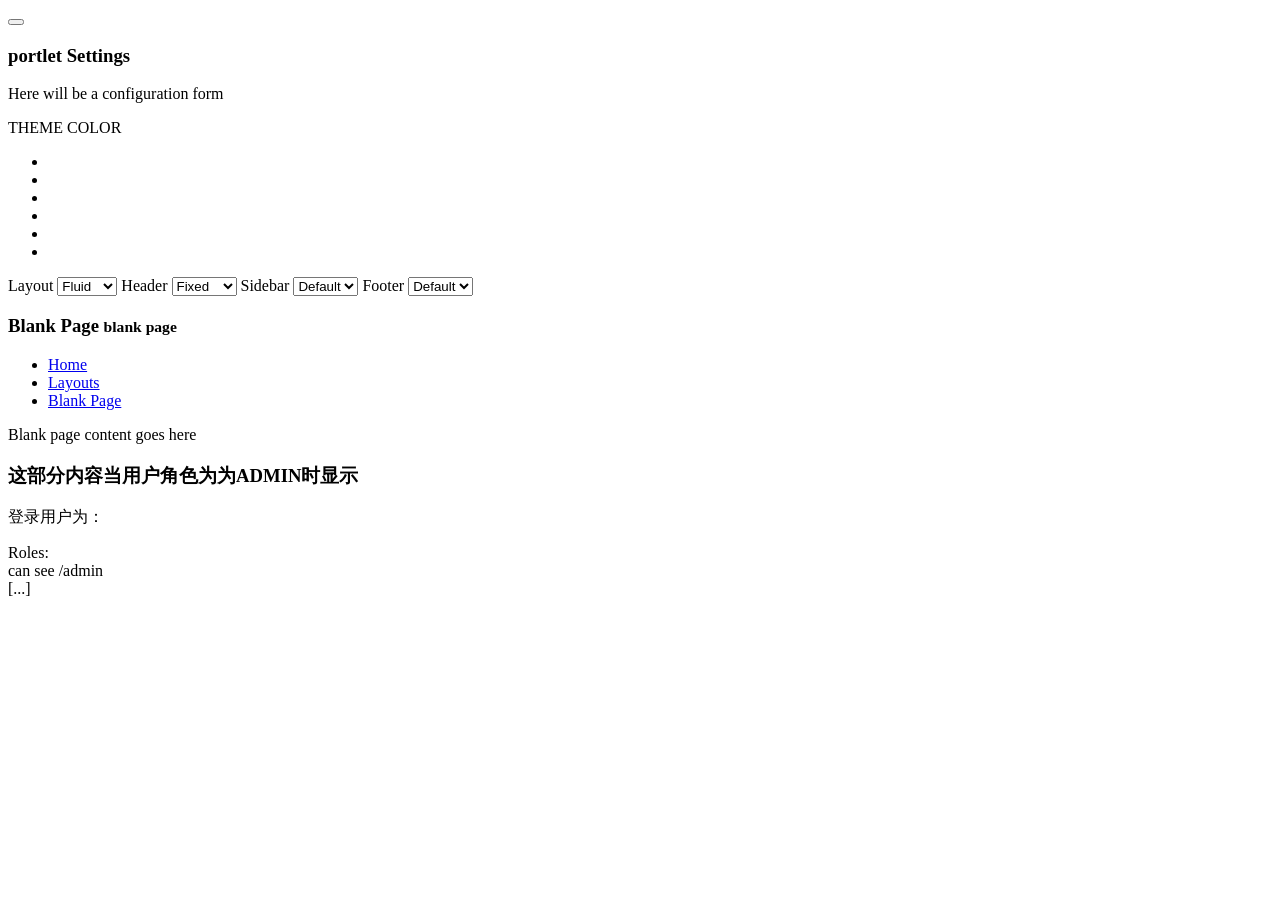
<file: src/main/resources/templates/index.html>
<!DOCTYPE html>

<!--[if IE 8]> <html lang="en" class="ie8"> <![endif]-->

<!--[if IE 9]> <html lang="en" class="ie9"> <![endif]-->

<!--[if !IE]><!--> <html lang="en" xmlns:th="http://www.thymeleaf.org"
                         xmlns:sec="http://www.thymeleaf.org/thymeleaf-extras-springsecurity5"> <!--<![endif]-->

<!-- BEGIN HEAD -->

<head th:replace="default/head :: head('Metronic | Index Page','')"></head>

<!-- END HEAD -->

<!-- BEGIN BODY -->

<body class="page-header-fixed">

<div class="header navbar navbar-inverse navbar-fixed-top">

    <!-- BEGIN TOP NAVIGATION BAR -->

    <div th:replace="~{default/nav :: nav}"></div>

    <!-- END TOP NAVIGATION BAR -->

</div>

<!-- END HEADER -->

<!-- BEGIN CONTAINER -->

<div class="page-container row-fluid">

    <!-- BEGIN SIDEBAR -->

    <div th:replace="~{default/menu:: menu}"></div>

    <!-- END SIDEBAR -->

    <!-- BEGIN PAGE -->

    <div class="page-content">

        <!-- BEGIN SAMPLE PORTLET CONFIGURATION MODAL FORM-->

        <div id="portlet-config" class="modal hide">

            <div class="modal-header">

                <button data-dismiss="modal" class="close" type="button"></button>

                <h3>portlet Settings</h3>


            </div>

            <div class="modal-body">

                <p>Here will be a configuration form</p>

            </div>

        </div>

        <!-- END SAMPLE PORTLET CONFIGURATION MODAL FORM-->

        <!-- BEGIN PAGE CONTAINER-->

        <div class="container-fluid">

            <!-- BEGIN PAGE HEADER-->

            <div class="row-fluid">

                <div class="span12">

                    <!-- BEGIN STYLE CUSTOMIZER -->

                    <div class="color-panel hidden-phone">

                        <div class="color-mode-icons icon-color"></div>

                        <div class="color-mode-icons icon-color-close"></div>

                        <div class="color-mode">

                            <p>THEME COLOR</p>

                            <ul class="inline">

                                <li class="color-black current color-default" data-style="default"></li>

                                <li class="color-blue" data-style="blue"></li>

                                <li class="color-brown" data-style="brown"></li>

                                <li class="color-purple" data-style="purple"></li>

                                <li class="color-grey" data-style="grey"></li>

                                <li class="color-white color-light" data-style="light"></li>

                            </ul>

                            <label>

                                <span>Layout</span>

                                <select class="layout-option m-wrap small">

                                    <option value="fluid" selected>Fluid</option>

                                    <option value="boxed">Boxed</option>

                                </select>

                            </label>

                            <label>

                                <span>Header</span>

                                <select class="header-option m-wrap small">

                                    <option value="fixed" selected>Fixed</option>

                                    <option value="default">Default</option>

                                </select>

                            </label>

                            <label>

                                <span>Sidebar</span>

                                <select class="sidebar-option m-wrap small">

                                    <option value="fixed">Fixed</option>

                                    <option value="default" selected>Default</option>

                                </select>

                            </label>

                            <label>

                                <span>Footer</span>

                                <select class="footer-option m-wrap small">

                                    <option value="fixed">Fixed</option>

                                    <option value="default" selected>Default</option>

                                </select>

                            </label>

                        </div>

                    </div>

                    <!-- END BEGIN STYLE CUSTOMIZER -->

                    <!-- BEGIN PAGE TITLE & BREADCRUMB-->

                    <h3 class="page-title">

                        Blank Page <small>blank page</small>

                    </h3>

                    <ul class="breadcrumb">

                        <li>

                            <i class="icon-home"></i>

                            <a href="index.html">Home</a>

                            <i class="icon-angle-right"></i>

                        </li>

                        <li>

                            <a href="#">Layouts</a>

                            <i class="icon-angle-right"></i>

                        </li>

                        <li><a href="#">Blank Page</a></li>

                    </ul>

                    <!-- END PAGE TITLE & BREADCRUMB-->

                </div>

            </div>

            <!-- END PAGE HEADER-->

            <!-- BEGIN PAGE CONTENT-->

            <div class="row-fluid">

                <div class="span12">

                    Blank page content goes here
                    <h3 data-sec-authorize="hasRole('ROLE_ADMIN')">
                        这部分内容当用户角色为为ADMIN时显示
                    </h3>
                    <p> 登录用户为：<span sec:authentication="name"></span></p>
                    Roles: <span sec:authentication="principal.authorities"></span>

                    <div sec:authorize-url="/demo2/hello">
                        can see /admin
                    </div>

                    <div th:text="${session.curMenu}">[...]</div>


                </div>

            </div>

            <!-- END PAGE CONTENT-->

        </div>

        <!-- END PAGE CONTAINER-->

    </div>

    <!-- END PAGE -->

</div>
<!-- BEGIN FOOT -->
<div th:replace="~{default/foot :: foot}"></div>
<!-- END FOOT -->

<!-- BEGIN JAVASCRIPTS -->
<div th:replace="default/commonjs :: js('')"></div>
<script>

    jQuery(document).ready(function() {

        App.init();

    });

</script>
<!-- END JAVASCRIPTS -->
</body>
</html>
</file>
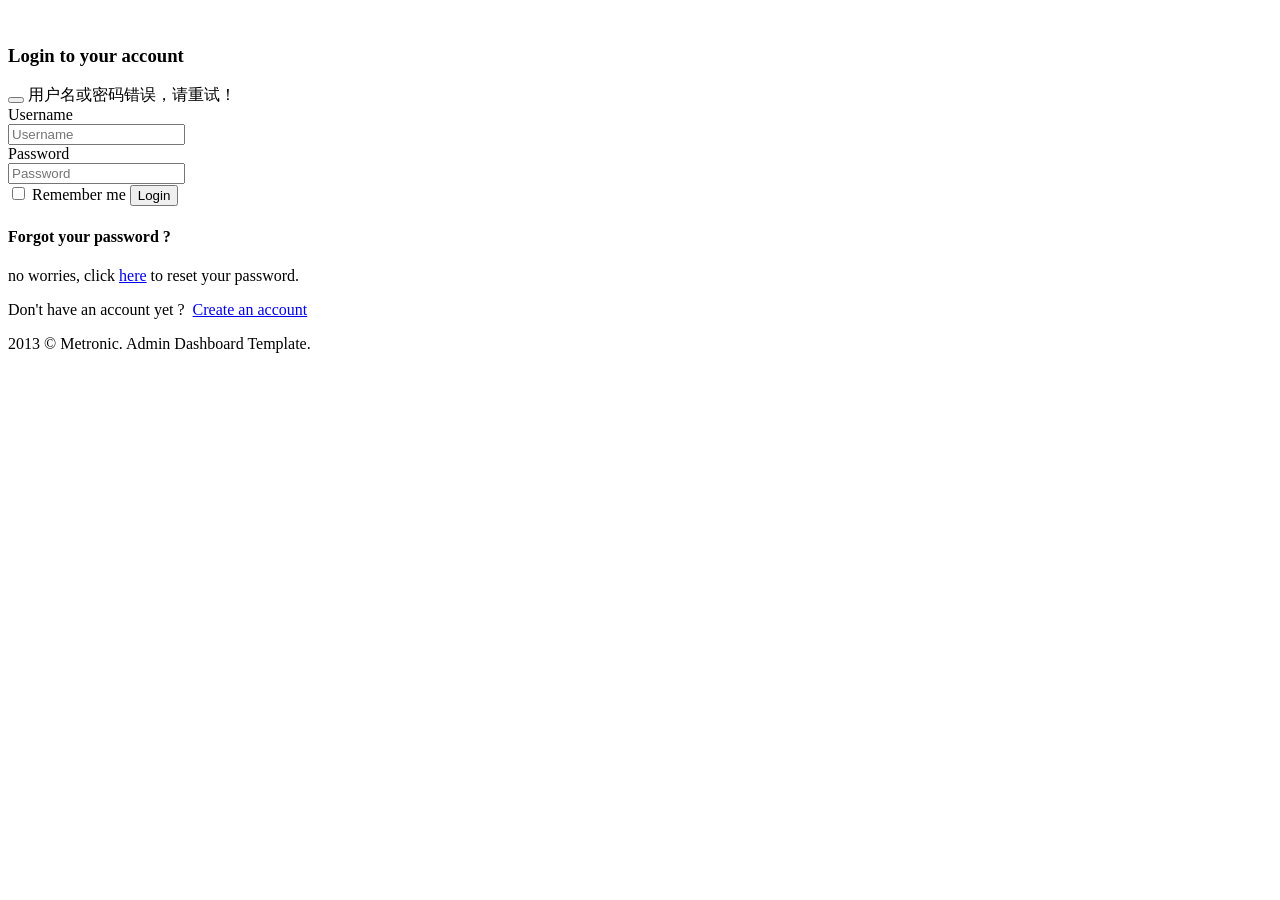
<file: src/main/resources/templates/login.html>
<!DOCTYPE html>

<html lang="en" xmlns:th="http://www.thymeleaf.org">

<!-- BEGIN HEAD -->

<head>

	<meta charset="utf-8" />

	<title>Metronic | Login Page</title>

	<meta content="width=device-width, initial-scale=1.0" name="viewport" />

	<meta content="" name="description" />

	<meta content="" name="author" />

	<!-- BEGIN GLOBAL MANDATORY STYLES -->

	<link th:href="@{/assets/css/bootstrap.min.css}"  rel="stylesheet" type="text/css"/>

	<link th:href="@{/assets/css/bootstrap-responsive.min.css}"  rel="stylesheet" type="text/css"/>

	<link th:href="@{/assets/css/font-awesome.min.css}"  rel="stylesheet" type="text/css"/>

	<link th:href="@{/assets/css/style-metro.css}"  rel="stylesheet" type="text/css"/>

	<link th:href="@{/assets/css/style.css}"  rel="stylesheet" type="text/css"/>

	<link th:href="@{/assets/css/style-responsive.css}" rel="stylesheet" type="text/css"/>

	<link th:href="@{/assets/css/default.css}"  rel="stylesheet" type="text/css" id="style_color"/>

	<link th:href="@{/assets/css/uniform.default.css}"   rel="stylesheet" type="text/css"/>

	<!-- END GLOBAL MANDATORY STYLES -->

	<!-- BEGIN PAGE LEVEL STYLES -->

	<link th:href="@{/assets/css/login.css}" rel="stylesheet" type="text/css"/>

	<!-- END PAGE LEVEL STYLES -->

	<link th:href="@{/assets/image/favicon.ico}"  rel="shortcut icon"/>

</head>

<!-- END HEAD -->

<!-- BEGIN BODY -->

<body class="login">

	<!-- BEGIN LOGO -->

	<div class="logo">

		<img th:src="@{/assets/image/logo-big.png}" alt="" />

	</div>

	<!-- END LOGO -->

	<!-- BEGIN LOGIN -->

	<div class="content">

		<!-- BEGIN LOGIN FORM -->

		<form th:action="@{/login}" method="POST" class="form-vertical login-form"  >

			<h3 class="form-title">Login to your account</h3>

			<div class="alert alert-error " th:if="${param.error != null}" >

				<button class="close" data-dismiss="alert"></button>

				<span>用户名或密码错误，请重试！</span>

			</div>

			<div class="control-group">

				<!--ie8, ie9 does not support html5 placeholder, so we just show field title for that-->

				<label class="control-label visible-ie8 visible-ie9">Username</label>

				<div class="controls">

					<div class="input-icon left">

						<i class="icon-user"></i>

						<input class="m-wrap placeholder-no-fix" type="text" placeholder="Username" name="username"/>

					</div>

				</div>

			</div>

			<div class="control-group">

				<label class="control-label visible-ie8 visible-ie9">Password</label>

				<div class="controls">

					<div class="input-icon left">

						<i class="icon-lock"></i>

						<input class="m-wrap placeholder-no-fix" type="password" placeholder="Password" name="password"/>

					</div>

				</div>

			</div>

			<div class="form-actions">

				<label class="checkbox">

				<input type="checkbox" name="remember-me" /> Remember me

				</label>


				<button type="submit" class="btn green pull-right">

				Login <i class="m-icon-swapright m-icon-white"></i>

				</button>            

			</div>

			<div class="forget-password ">


				<h4>Forgot your password ?</h4>

				<p>

					no worries, click <a href="javascript:;" class="" id="forget-password">here</a>

					to reset your password.

				</p>

			</div>

			<div class="create-account">

				<p>

					Don't have an account yet ?&nbsp; 

					<a href="javascript:;" id="register-btn" class="">Create an account</a>

				</p>

			</div>

		</form>

		<!-- END LOGIN FORM -->        

		<!-- BEGIN FORGOT PASSWORD FORM -->

		<!--<form class="form-vertical forget-form" action="index.html">

			<h3 class="">Forget Password ?</h3>

			<p>Enter your e-mail address below to reset your password.</p>

			<div class="control-group">

				<div class="controls">

					<div class="input-icon left">

						<i class="icon-envelope"></i>

						<input class="m-wrap placeholder-no-fix" type="text" placeholder="Email" name="email" />

					</div>

				</div>

			</div>

			<div class="form-actions">

				<button type="button" id="back-btn" class="btn">

				<i class="m-icon-swapleft"></i> Back

				</button>

				<button type="submit" class="btn green pull-right">

				Submit <i class="m-icon-swapright m-icon-white"></i>

				</button>            

			</div>

		</form>-->

		<!-- END FORGOT PASSWORD FORM -->

		<!-- BEGIN REGISTRATION FORM -->

		<!--<form class="form-vertical register-form" action="index.html">

			<h3 class="">Sign Up</h3>

			<p>Enter your account details below:</p>

			<div class="control-group">

				<label class="control-label visible-ie8 visible-ie9">Username</label>

				<div class="controls">

					<div class="input-icon left">

						<i class="icon-user"></i>

						<input class="m-wrap placeholder-no-fix" type="text" placeholder="Username" name="username"/>

					</div>

				</div>

			</div>

			<div class="control-group">

				<label class="control-label visible-ie8 visible-ie9">Password</label>

				<div class="controls">

					<div class="input-icon left">

						<i class="icon-lock"></i>

						<input class="m-wrap placeholder-no-fix" type="password" id="register_password" placeholder="Password" name="password"/>

					</div>

				</div>

			</div>

			<div class="control-group">

				<label class="control-label visible-ie8 visible-ie9">Re-type Your Password</label>

				<div class="controls">

					<div class="input-icon left">

						<i class="icon-ok"></i>

						<input class="m-wrap placeholder-no-fix" type="password" placeholder="Re-type Your Password" name="rpassword"/>

					</div>

				</div>

			</div>

			<div class="control-group">

				&lt;!&ndash;ie8, ie9 does not support html5 placeholder, so we just show field title for that&ndash;&gt;

				<label class="control-label visible-ie8 visible-ie9">Email</label>

				<div class="controls">

					<div class="input-icon left">

						<i class="icon-envelope"></i>

						<input class="m-wrap placeholder-no-fix" type="text" placeholder="Email" name="email"/>

					</div>

				</div>

			</div>

			<div class="control-group">

				<div class="controls">

					<label class="checkbox">

					<input type="checkbox" name="tnc"/> I agree to the <a href="#">Terms of Service</a> and <a href="#">Privacy Policy</a>

					</label>  

					<div id="register_tnc_error"></div>

				</div>

			</div>

			<div class="form-actions">

				<button id="register-back-btn" type="button" class="btn">

				<i class="m-icon-swapleft"></i>  Back

				</button>

				<button type="submit" id="register-submit-btn" class="btn green pull-right">

				Sign Up <i class="m-icon-swapright m-icon-white"></i>

				</button>            

			</div>

		</form>-->

		<!-- END REGISTRATION FORM -->

	</div>

	<!-- END LOGIN -->

	<!-- BEGIN COPYRIGHT -->

	<div class="copyright">

		2013 &copy; Metronic. Admin Dashboard Template.

	</div>
	<!-- END COPYRIGHT -->

	<!-- BEGIN JAVASCRIPTS(Load javascripts at bottom, this will reduce page load time) -->
    <div th:replace="default/commonjs :: js('/assets/js/jquery.validate.min.js,/assets/js/login-soft.js')"></div>
	<script>

		jQuery(document).ready(function() {     

		  App.init();

		  Login.init();

		});

	</script>
	<!-- END JAVASCRIPTS -->

</body>

<!-- END BODY -->

</html>
</file>
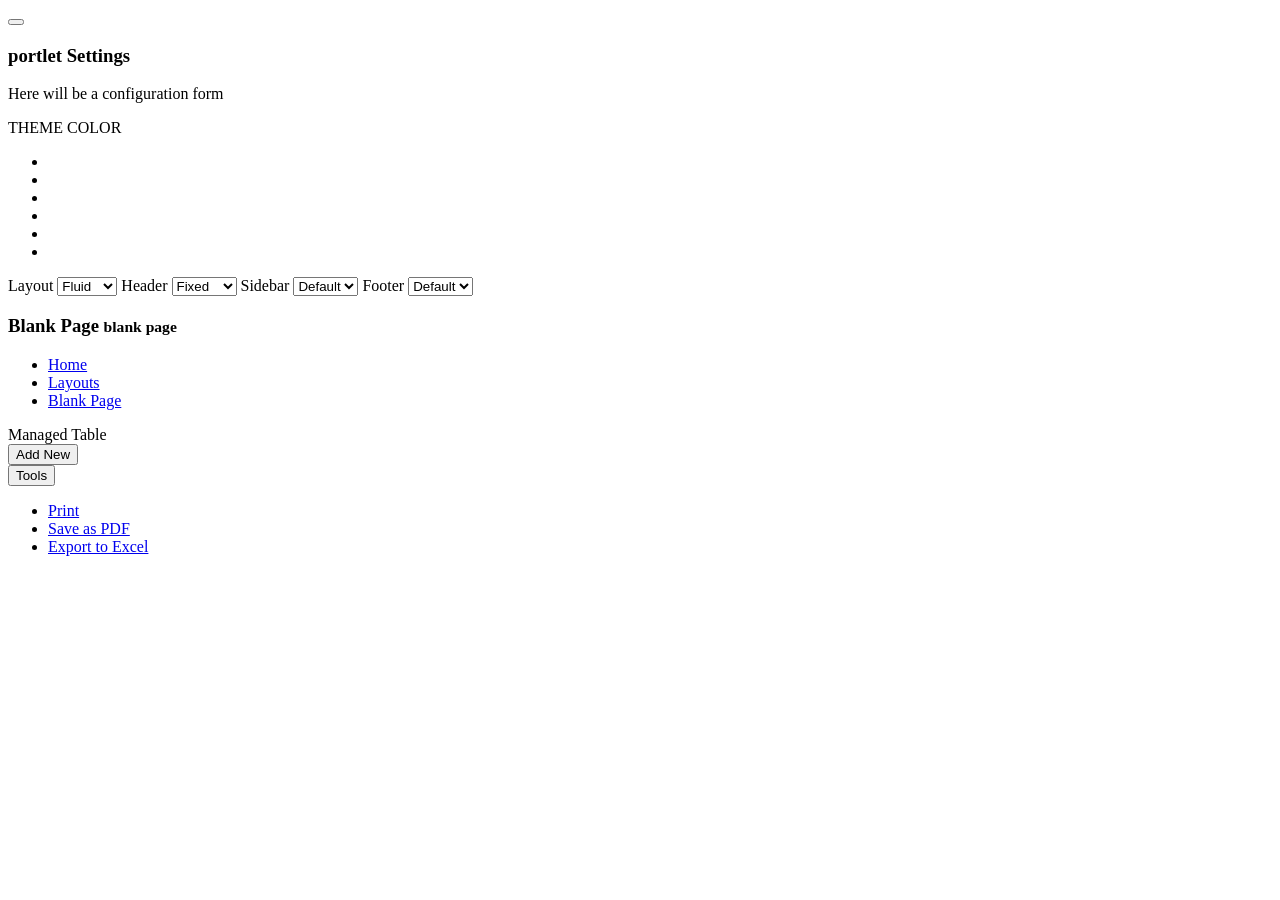
<file: src/main/resources/templates/table.html>
<!DOCTYPE html>

<!--[if IE 8]> <html lang="en" class="ie8"> <![endif]-->

<!--[if IE 9]> <html lang="en" class="ie9"> <![endif]-->

<!--[if !IE]><!--> <html lang="en" xmlns:th="http://www.thymeleaf.org"> <!--<![endif]-->

<!-- BEGIN HEAD -->
<!--/assets/css/select2_metro.css,/assets/css/DT_bootstrap.css,-->
<head th:replace="default/head :: head('Metronic | Table Page','/assets/jqgrid/css/ui.jqgrid-bootstrap4.css')"></head>
<!-- END HEAD -->

<!-- BEGIN BODY -->

<body class="page-header-fixed">

<div class="header navbar navbar-inverse navbar-fixed-top">

    <!-- BEGIN TOP NAVIGATION BAR -->

    <div th:replace="~{default/nav :: nav}"></div>

    <!-- END TOP NAVIGATION BAR -->

</div>

<!-- END HEADER -->

<!-- BEGIN CONTAINER -->

<div class="page-container row-fluid">

    <!-- BEGIN SIDEBAR -->

    <div th:replace="~{default/menu:: menu}"></div>

    <!-- END SIDEBAR -->

    <!-- BEGIN PAGE -->

    <div class="page-content">

        <!-- BEGIN SAMPLE PORTLET CONFIGURATION MODAL FORM-->

        <div id="portlet-config" class="modal hide">

            <div class="modal-header">

                <button data-dismiss="modal" class="close" type="button"></button>

                <h3>portlet Settings</h3>

            </div>

            <div class="modal-body">

                <p>Here will be a configuration form</p>

            </div>

        </div>

        <!-- END SAMPLE PORTLET CONFIGURATION MODAL FORM-->

        <!-- BEGIN PAGE CONTAINER-->

        <div class="container-fluid">

            <!-- BEGIN PAGE HEADER-->

            <div class="row-fluid">

                <div class="span12">

                    <!-- BEGIN STYLE CUSTOMIZER -->

                    <div class="color-panel hidden-phone">

                        <div class="color-mode-icons icon-color"></div>

                        <div class="color-mode-icons icon-color-close"></div>

                        <div class="color-mode">

                            <p>THEME COLOR</p>

                            <ul class="inline">

                                <li class="color-black current color-default" data-style="default"></li>

                                <li class="color-blue" data-style="blue"></li>

                                <li class="color-brown" data-style="brown"></li>

                                <li class="color-purple" data-style="purple"></li>

                                <li class="color-grey" data-style="grey"></li>

                                <li class="color-white color-light" data-style="light"></li>

                            </ul>

                            <label>

                                <span>Layout</span>

                                <select class="layout-option m-wrap small">

                                    <option value="fluid" selected>Fluid</option>

                                    <option value="boxed">Boxed</option>

                                </select>

                            </label>

                            <label>

                                <span>Header</span>

                                <select class="header-option m-wrap small">

                                    <option value="fixed" selected>Fixed</option>

                                    <option value="default">Default</option>

                                </select>

                            </label>

                            <label>

                                <span>Sidebar</span>

                                <select class="sidebar-option m-wrap small">

                                    <option value="fixed">Fixed</option>

                                    <option value="default" selected>Default</option>

                                </select>

                            </label>

                            <label>

                                <span>Footer</span>

                                <select class="footer-option m-wrap small">

                                    <option value="fixed">Fixed</option>

                                    <option value="default" selected>Default</option>

                                </select>

                            </label>

                        </div>

                    </div>

                    <!-- END BEGIN STYLE CUSTOMIZER -->

                    <!-- BEGIN PAGE TITLE & BREADCRUMB-->

                    <h3 class="page-title">

                        Blank Page <small>blank page</small>

                    </h3>

                    <ul class="breadcrumb">

                        <li>

                            <i class="icon-home"></i>

                            <a href="index.html">Home</a>

                            <i class="icon-angle-right"></i>

                        </li>

                        <li>

                            <a href="#">Layouts</a>

                            <i class="icon-angle-right"></i>

                        </li>

                        <li><a href="#">Blank Page</a></li>

                    </ul>

                    <!-- END PAGE TITLE & BREADCRUMB-->

                </div>

            </div>

            <!-- END PAGE HEADER-->

            <!-- BEGIN PAGE CONTENT-->
            <div class="container-fluid">

                <div class="row-fluid">

                    <div class="span12">

                        <!-- BEGIN EXAMPLE TABLE PORTLET-->

                        <div class="portlet box light-grey">

                            <div class="portlet-title">

                                <div class="caption"><i class="icon-globe"></i>Managed Table</div>

                                <div class="tools">

                                    <a href="javascript:;" class="collapse"></a>

                                    <a href="#portlet-config" data-toggle="modal" class="config"></a>

                                    <a href="javascript:;" class="reload"></a>

                                    <a href="javascript:;" class="remove"></a>

                                </div>

                            </div>

                            <div class="portlet-body">

                                <div class="clearfix">

                                    <div class="btn-group">

                                        <button id="sample_editable_1_new" class="btn green">

                                            Add New <i class="icon-plus"></i>

                                        </button>

                                    </div>

                                    <div class="btn-group pull-right">

                                        <button class="btn dropdown-toggle" data-toggle="dropdown">Tools <i class="icon-angle-down"></i>

                                        </button>

                                        <ul class="dropdown-menu pull-right">

                                            <li><a href="#">Print</a></li>

                                            <li><a href="#">Save as PDF</a></li>

                                            <li><a href="#">Export to Excel</a></li>

                                        </ul>

                                    </div>

                                </div>

                                <table  id="dataTable"></table>
                                <div id = "dataPage"></div>

                            </div>

                        </div>

                        <!-- END EXAMPLE TABLE PORTLET-->

                    </div>

                </div>




            </div>
            <!-- END PAGE CONTENT-->

        </div>

        <!-- END PAGE CONTAINER-->

    </div>

    <!-- END PAGE -->

</div>
<!-- BEGIN FOOT -->
<div th:replace="~{default/foot :: foot}"></div>
<!-- END FOOT -->

<!-- BEGIN JAVASCRIPTS -->
<div th:replace="default/commonjs :: js(
                                    '/assets/jqgrid/js/i18n/grid.locale-cn.js,'+
                                    '/assets/jqgrid/js/jquery.jqGrid.min.js,'+
                                    '/assets/function/tabledemo.js')"></div>

<script>

    /*'/assets/js/select2.min.js,'+
    '/assets/js/jquery.dataTables.js,'+
    '/assets/js/DT_bootstrap.js,'+
    '/assets/js/table-managed.js,'+*/

    jQuery(document).ready(function() {

        App.init();


    });

</script>
<!-- END JAVASCRIPTS -->
</body>
</html>
</file>
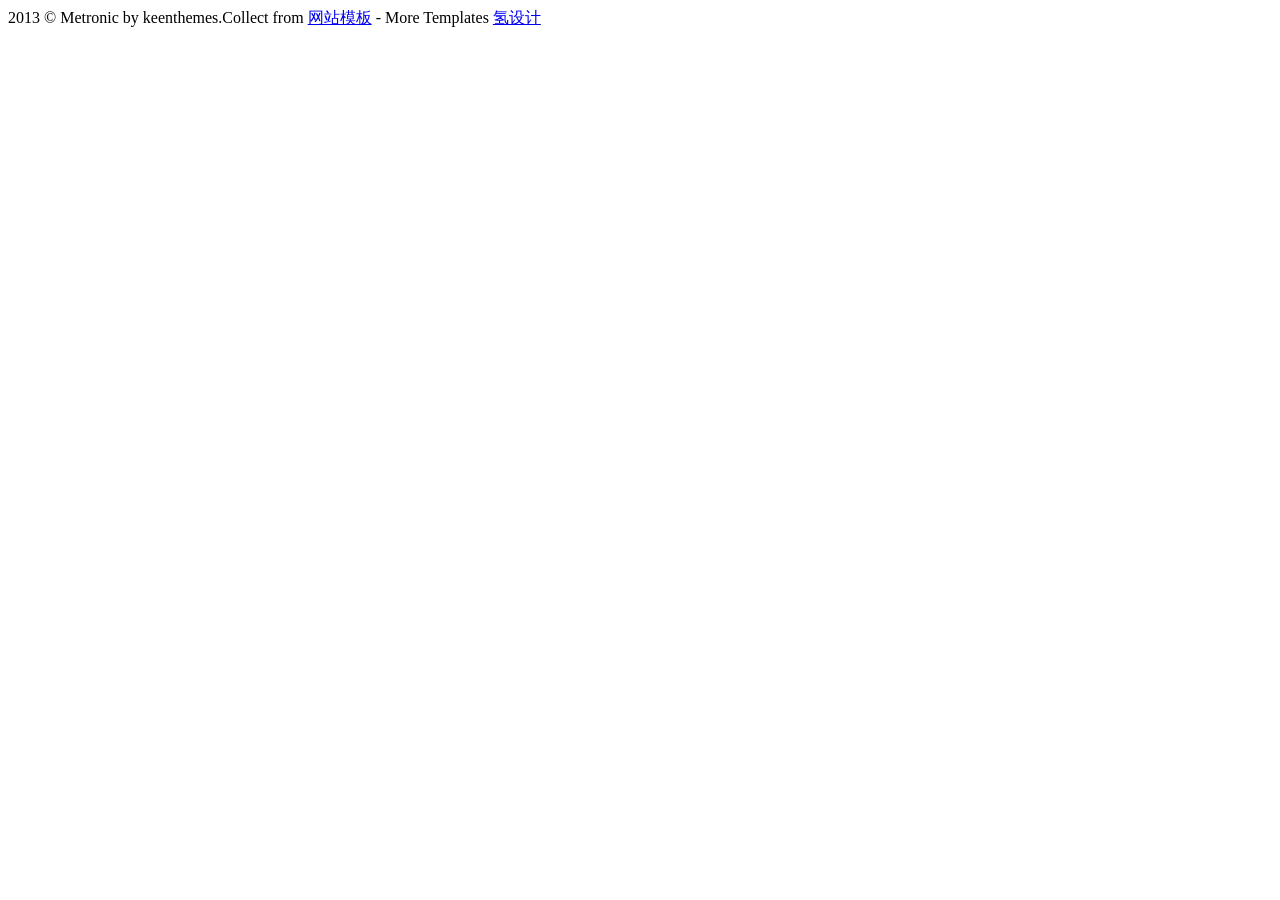
<file: src/main/resources/templates/default/foot.html>
<!DOCTYPE html>
<html lang="en" xmlns:th="http://www.thymeleaf.org">
<div class="footer" th:fragment="foot">

    <div class="footer-inner">

        2013 &copy; Metronic by keenthemes.Collect from <a href="http://h2design.taobao.com/153/" title="网站模板" target="_blank">网站模板</a> - More Templates <a href="http://h2design.taobao.com/" title="氢设计" target="_blank">氢设计</a>

    </div>

    <div class="footer-tools">

			<span class="go-top">

			<i class="icon-angle-up"></i>

			</span>

    </div>

</div>
</html>
</file>
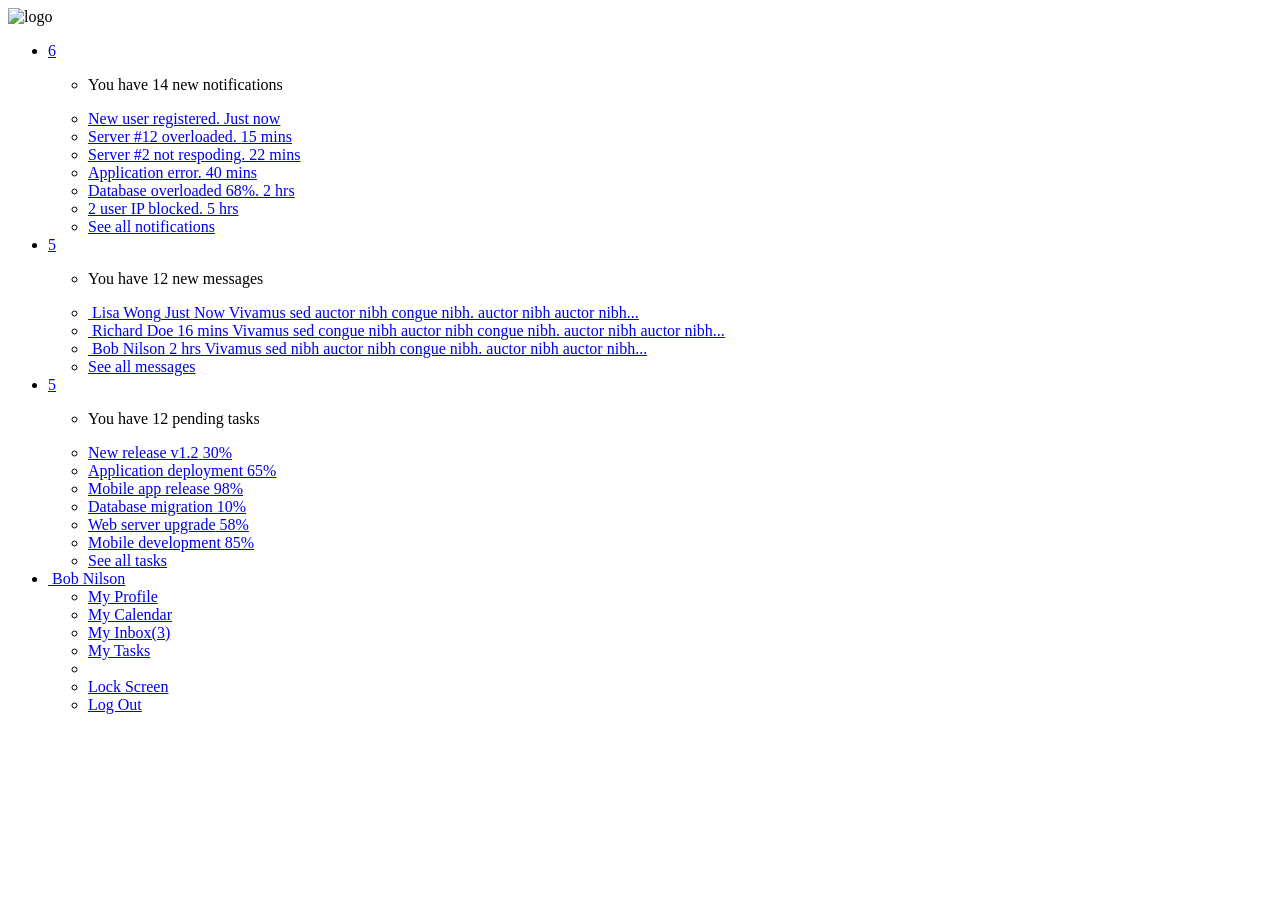
<file: src/main/resources/templates/default/nav.html>
<!DOCTYPE html>
<html lang="en" xmlns:th="http://www.thymeleaf.org">
<div  class="navbar-inner" th:fragment="nav">

    <div class="container-fluid">

        <form id="logOutForm" th:action="@{/logout}" method="post" style="display: none"></form>

        <!-- BEGIN LOGO -->

        <a class="brand" th:href="@{/index}">

            <img  th:src="@{/assets/image/logo.png}" alt="logo" />

        </a>

        <!-- END LOGO -->

        <!-- BEGIN RESPONSIVE MENU TOGGLER -->

        <a href="javascript:;" class="btn-navbar collapsed" data-toggle="collapse" data-target=".nav-collapse">

            <img th:src="@{/assets/image/menu-toggler.png}"  alt="" />

        </a>

        <!-- END RESPONSIVE MENU TOGGLER -->

        <!-- BEGIN TOP NAVIGATION MENU -->

        <ul class="nav pull-right">

            <!-- BEGIN NOTIFICATION DROPDOWN -->

            <li class="dropdown" id="header_notification_bar">

                <a href="#" class="dropdown-toggle" data-toggle="dropdown">

                    <i class="icon-warning-sign"></i>

                    <span class="badge">6</span>

                </a>

                <ul class="dropdown-menu extended notification">

                    <li>

                        <p>You have 14 new notifications</p>

                    </li>

                    <li>

                        <a href="#">

                            <span class="label label-success"><i class="icon-plus"></i></span>

                            New user registered.

                            <span class="time">Just now</span>

                        </a>

                    </li>

                    <li>

                        <a href="#">

                            <span class="label label-important"><i class="icon-bolt"></i></span>

                            Server #12 overloaded.

                            <span class="time">15 mins</span>

                        </a>

                    </li>

                    <li>

                        <a href="#">

                            <span class="label label-warning"><i class="icon-bell"></i></span>

                            Server #2 not respoding.

                            <span class="time">22 mins</span>

                        </a>

                    </li>

                    <li>

                        <a href="#">

                            <span class="label label-info"><i class="icon-bullhorn"></i></span>

                            Application error.

                            <span class="time">40 mins</span>

                        </a>

                    </li>

                    <li>

                        <a href="#">

                            <span class="label label-important"><i class="icon-bolt"></i></span>

                            Database overloaded 68%.

                            <span class="time">2 hrs</span>

                        </a>

                    </li>

                    <li>

                        <a href="#">

                            <span class="label label-important"><i class="icon-bolt"></i></span>

                            2 user IP blocked.

                            <span class="time">5 hrs</span>

                        </a>

                    </li>

                    <li class="external">

                        <a href="#">See all notifications <i class="m-icon-swapright"></i></a>

                    </li>

                </ul>

            </li>

            <!-- END NOTIFICATION DROPDOWN -->

            <!-- BEGIN INBOX DROPDOWN -->

            <li class="dropdown" id="header_inbox_bar">

                <a href="#" class="dropdown-toggle" data-toggle="dropdown">

                    <i class="icon-envelope"></i>

                    <span class="badge">5</span>

                </a>

                <ul class="dropdown-menu extended inbox">

                    <li>

                        <p>You have 12 new messages</p>

                    </li>

                    <li>

                        <a href="inbox.html?a=view">

                            <span class="photo"><img  th:src="@{/assets/image/avatar2.jpg}" alt="" /></span>

                            <span class="subject">

								<span class="from">Lisa Wong</span>

								<span class="time">Just Now</span>

								</span>

                            <span class="message">

								Vivamus sed auctor nibh congue nibh. auctor nibh

								auctor nibh...

								</span>

                        </a>

                    </li>

                    <li>

                        <a href="inbox.html?a=view">

                            <span class="photo"><img  th:src="@{/assets/image/avatar3.jpg}" alt="" /></span>

                            <span class="subject">

								<span class="from">Richard Doe</span>

								<span class="time">16 mins</span>

								</span>

                            <span class="message">

								Vivamus sed congue nibh auctor nibh congue nibh. auctor nibh

								auctor nibh...

								</span>

                        </a>

                    </li>

                    <li>

                        <a href="inbox.html?a=view">

                            <span class="photo"><img  th:src="@{/assets/image/avatar1.jpg}" alt="" /></span>

                            <span class="subject">

								<span class="from">Bob Nilson</span>

								<span class="time">2 hrs</span>

								</span>

                            <span class="message">

								Vivamus sed nibh auctor nibh congue nibh. auctor nibh

								auctor nibh...

								</span>

                        </a>

                    </li>

                    <li class="external">

                        <a href="inbox.html">See all messages <i class="m-icon-swapright"></i></a>

                    </li>

                </ul>

            </li>

            <!-- END INBOX DROPDOWN -->

            <!-- BEGIN TODO DROPDOWN -->

            <li class="dropdown" id="header_task_bar">

                <a href="#" class="dropdown-toggle" data-toggle="dropdown">

                    <i class="icon-tasks"></i>

                    <span class="badge">5</span>

                </a>

                <ul class="dropdown-menu extended tasks">

                    <li>

                        <p>You have 12 pending tasks</p>

                    </li>

                    <li>

                        <a href="#">

								<span class="task">

								<span class="desc">New release v1.2</span>

								<span class="percent">30%</span>

								</span>

                            <span class="progress progress-success ">

								<span style="width: 30%;" class="bar"></span>

								</span>

                        </a>

                    </li>

                    <li>

                        <a href="#">

								<span class="task">

								<span class="desc">Application deployment</span>

								<span class="percent">65%</span>

								</span>

                            <span class="progress progress-danger progress-striped active">

								<span style="width: 65%;" class="bar"></span>

								</span>

                        </a>

                    </li>

                    <li>

                        <a href="#">

								<span class="task">

								<span class="desc">Mobile app release</span>

								<span class="percent">98%</span>

								</span>

                            <span class="progress progress-success">

								<span style="width: 98%;" class="bar"></span>

								</span>

                        </a>

                    </li>

                    <li>

                        <a href="#">

								<span class="task">

								<span class="desc">Database migration</span>

								<span class="percent">10%</span>

								</span>

                            <span class="progress progress-warning progress-striped">

								<span style="width: 10%;" class="bar"></span>

								</span>

                        </a>

                    </li>

                    <li>

                        <a href="#">

								<span class="task">

								<span class="desc">Web server upgrade</span>

								<span class="percent">58%</span>

								</span>

                            <span class="progress progress-info">

								<span style="width: 58%;" class="bar"></span>

								</span>

                        </a>

                    </li>

                    <li>

                        <a href="#">

								<span class="task">

								<span class="desc">Mobile development</span>

								<span class="percent">85%</span>

								</span>

                            <span class="progress progress-success">

								<span style="width: 85%;" class="bar"></span>

								</span>

                        </a>

                    </li>

                    <li class="external">

                        <a href="#">See all tasks <i class="m-icon-swapright"></i></a>

                    </li>

                </ul>

            </li>

            <!-- END TODO DROPDOWN -->

            <!-- BEGIN USER LOGIN DROPDOWN -->

            <li class="dropdown user">

                <a href="#" class="dropdown-toggle" data-toggle="dropdown">

                    <img alt="" th:src="@{/assets/image/avatar1_small.jpg}"  />

                    <span class="username">Bob Nilson</span>

                    <i class="icon-angle-down"></i>

                </a>

                <ul class="dropdown-menu">

                    <li><a href="extra_profile.html"><i class="icon-user"></i> My Profile</a></li>

                    <li><a href="page_calendar.html"><i class="icon-calendar"></i> My Calendar</a></li>

                    <li><a href="inbox.html"><i class="icon-envelope"></i> My Inbox(3)</a></li>

                    <li><a href="#"><i class="icon-tasks"></i> My Tasks</a></li>

                    <li class="divider"></li>

                    <li><a href="extra_lock.html"><i class="icon-lock"></i> Lock Screen</a></li>

                    <li><a  href="javascript:;" th:onclick="'javascript:userLogOut()'"><i class="icon-key"></i> Log Out</a></li>

                </ul>

            </li>

            <!-- END USER LOGIN DROPDOWN -->

        </ul>

        <!-- END TOP NAVIGATION MENU -->

    </div>

</div>
</html>
</file>
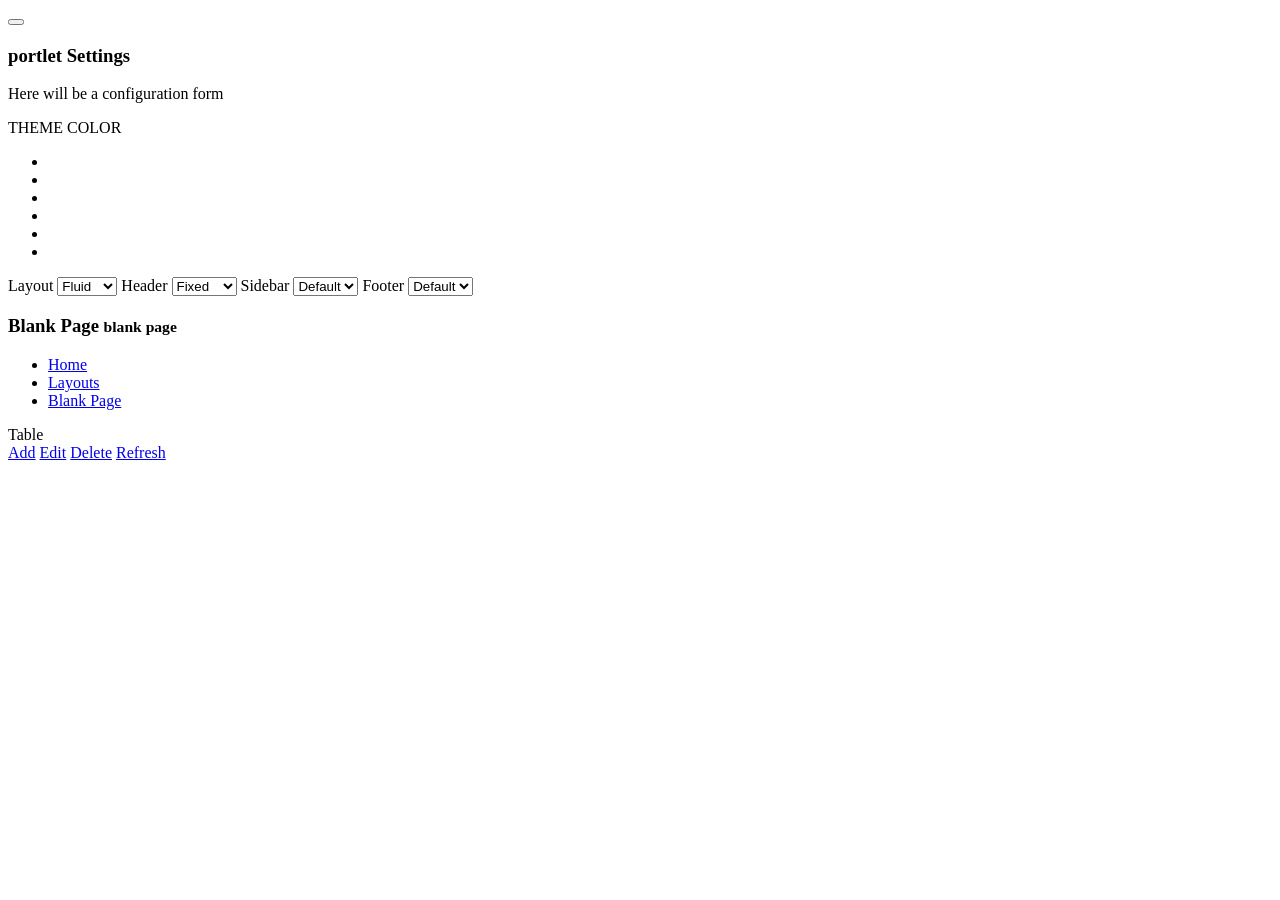
<file: src/main/resources/templates/system/user.html>
<!DOCTYPE html>

<!--[if IE 8]> <html lang="en" class="ie8"> <![endif]-->

<!--[if IE 9]> <html lang="en" class="ie9"> <![endif]-->

<!--[if !IE]><!--> <html lang="en" xmlns:th="http://www.thymeleaf.org"> <!--<![endif]-->

<!-- BEGIN HEAD -->
<!--/assets/css/select2_metro.css,/assets/css/DT_bootstrap.css,-->
<head th:replace="default/head :: head('Metronic | Table Page','/assets/jqgrid/css/ui.jqgrid-bootstrap4.css')"></head>
<!-- END HEAD -->

<!-- BEGIN BODY -->

<body class="page-header-fixed">

<div class="header navbar navbar-inverse navbar-fixed-top">

    <!-- BEGIN TOP NAVIGATION BAR -->

    <div th:replace="~{default/nav :: nav}"></div>

    <!-- END TOP NAVIGATION BAR -->

</div>

<!-- END HEADER -->

<!-- BEGIN CONTAINER -->

<div class="page-container row-fluid">

    <!-- BEGIN SIDEBAR -->

    <div th:replace="~{default/menu:: menu}"></div>

    <!-- END SIDEBAR -->

    <!-- BEGIN PAGE -->

    <div class="page-content">

        <!-- BEGIN SAMPLE PORTLET CONFIGURATION MODAL FORM-->

        <div id="portlet-config" class="modal hide">

            <div class="modal-header">

                <button data-dismiss="modal" class="close" type="button"></button>

                <h3>portlet Settings</h3>

            </div>

            <div class="modal-body">

                <p>Here will be a configuration form</p>

            </div>

        </div>

        <!-- END SAMPLE PORTLET CONFIGURATION MODAL FORM-->

        <!-- BEGIN PAGE CONTAINER-->

        <div class="container-fluid">



            <!-- BEGIN PAGE HEADER-->

            <div class="row-fluid">



                <div class="span12">

                    <!-- BEGIN STYLE CUSTOMIZER -->

                    <div class="color-panel hidden-phone">

                        <div class="color-mode-icons icon-color"></div>

                        <div class="color-mode-icons icon-color-close"></div>

                        <div class="color-mode">

                            <p>THEME COLOR</p>

                            <ul class="inline">

                                <li class="color-black current color-default" data-style="default"></li>

                                <li class="color-blue" data-style="blue"></li>

                                <li class="color-brown" data-style="brown"></li>

                                <li class="color-purple" data-style="purple"></li>

                                <li class="color-grey" data-style="grey"></li>

                                <li class="color-white color-light" data-style="light"></li>

                            </ul>

                            <label>

                                <span>Layout</span>

                                <select class="layout-option m-wrap small">

                                    <option value="fluid" selected>Fluid</option>

                                    <option value="boxed">Boxed</option>

                                </select>

                            </label>

                            <label>

                                <span>Header</span>

                                <select class="header-option m-wrap small">

                                    <option value="fixed" selected>Fixed</option>

                                    <option value="default">Default</option>

                                </select>

                            </label>

                            <label>

                                <span>Sidebar</span>

                                <select class="sidebar-option m-wrap small">

                                    <option value="fixed">Fixed</option>

                                    <option value="default" selected>Default</option>

                                </select>

                            </label>

                            <label>

                                <span>Footer</span>

                                <select class="footer-option m-wrap small">

                                    <option value="fixed">Fixed</option>

                                    <option value="default" selected>Default</option>

                                </select>

                            </label>

                        </div>

                    </div>

                    <!-- END BEGIN STYLE CUSTOMIZER -->

                    <!-- BEGIN PAGE TITLE & BREADCRUMB-->

                    <h3 class="page-title">

                        Blank Page <small>blank page</small>

                    </h3>

                    <ul class="breadcrumb">

                        <li>

                            <i class="icon-home"></i>

                            <a href="index.html">Home</a>

                            <i class="icon-angle-right"></i>

                        </li>

                        <li>

                            <a href="#">Layouts</a>

                            <i class="icon-angle-right"></i>

                        </li>

                        <li><a href="#">Blank Page</a></li>

                    </ul>

                    <!-- END PAGE TITLE & BREADCRUMB-->

                </div>

            </div>

            <!-- END PAGE HEADER-->

            <!-- BEGIN PAGE CONTENT-->
            <div class="container-fluid">

                <div class="row-fluid">

                    <div class="span12 responsive" data-tablet="span12 fix-offset" data-desktop="span12">

                        <!-- BEGIN EXAMPLE TABLE PORTLET-->

                        <div class="portlet box blue" >

                            <div class="portlet-title">

                                <div class="caption"><i class="icon-user"></i>Table</div>

                                <div class="actions">

                                    <a href="#" class="btn green" onclick="test()"><i class="icon-pencil"></i> Add</a>
                                    <a href="#" class="btn green"><i class="icon-pencil"></i> Edit</a>
                                    <a href="#" class="btn green"><i class="icon-trash"></i> Delete</a>
                                    <a href="#" class="btn green"><i class="icon-repeat"></i> Refresh</a>

                                </div>
                                <div class="tools">

                                    <a href="javascript:;" class="collapse" id="table_collapse"></a>

                                </div>

                            </div>

                            <div class="portlet-body">

                                <table  id="dataTable"></table>

                                <div id = "dataPage"></div>

                            </div>

                        </div>

                        <!-- END EXAMPLE TABLE PORTLET-->

                    </div>



                </div>




            </div>
            <!-- END PAGE CONTENT-->

        </div>

        <!-- END PAGE CONTAINER-->

    </div>

    <!-- END PAGE -->

</div>
<!-- BEGIN FOOT -->
<div th:replace="~{default/foot :: foot}"></div>
<!-- END FOOT -->

<!-- BEGIN JAVASCRIPTS -->
<div th:replace="default/commonjs :: js(
                                    '/assets/jqgrid/js/i18n/grid.locale-cn.js,'+
                                    '/assets/jqgrid/js/jquery.jqGrid.min.js,'+
                                    '/assets/function/system/user.js')"></div>

<script>

    /*'/assets/js/select2.min.js,'+
    '/assets/js/jquery.dataTables.js,'+
    '/assets/js/DT_bootstrap.js,'+
    '/assets/js/table-managed.js,'+*/

    jQuery(document).ready(function() {

        App.init();


    });

</script>
<!-- END JAVASCRIPTS -->
</body>
</html>
</file>
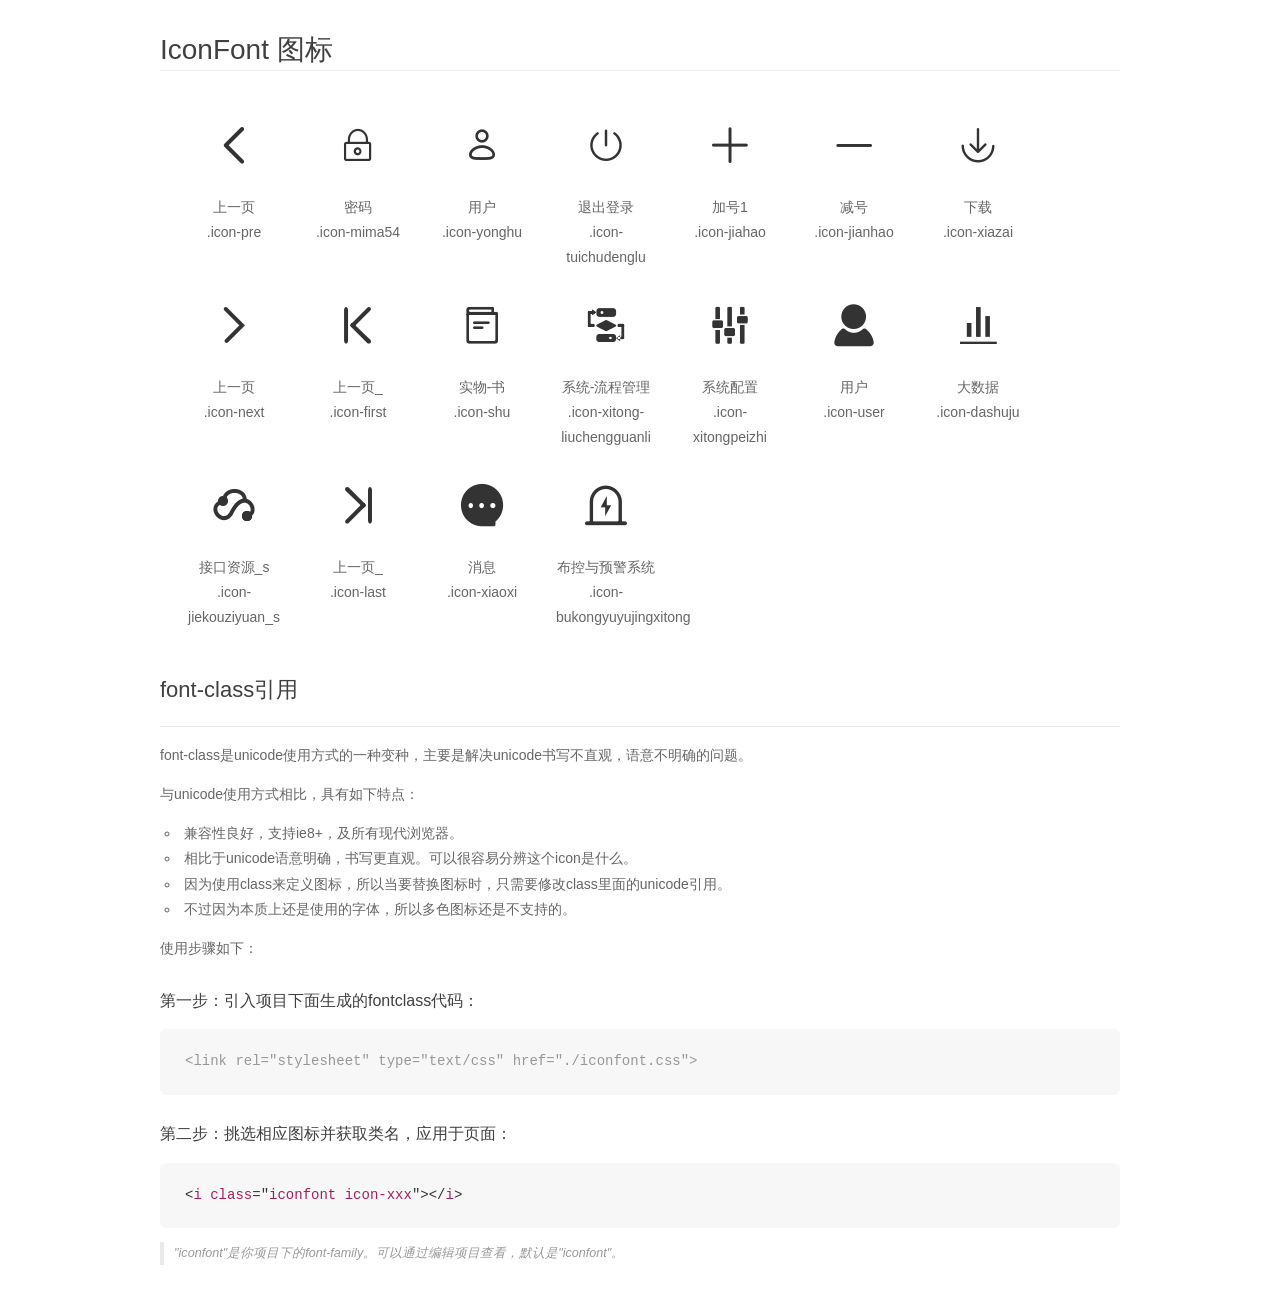
<file: src/main/resources/static/assets/iconfont/demo_fontclass.html>
<!DOCTYPE html>
<html>
<head>
    <meta charset="utf-8"/>
    <title>IconFont</title>
    <link rel="stylesheet" href="demo.css">
    <link rel="stylesheet" href="iconfont.css">
</head>
<body>
    <div class="main markdown">
        <h1>IconFont 图标</h1>
        <ul class="icon_lists clear">
            
                <li>
                <i class="icon iconfont icon-pre"></i>
                    <div class="name">上一页</div>
                    <div class="fontclass">.icon-pre</div>
                </li>
            
                <li>
                <i class="icon iconfont icon-mima54"></i>
                    <div class="name">密码</div>
                    <div class="fontclass">.icon-mima54</div>
                </li>
            
                <li>
                <i class="icon iconfont icon-yonghu"></i>
                    <div class="name">用户</div>
                    <div class="fontclass">.icon-yonghu</div>
                </li>
            
                <li>
                <i class="icon iconfont icon-tuichudenglu"></i>
                    <div class="name">退出登录</div>
                    <div class="fontclass">.icon-tuichudenglu</div>
                </li>
            
                <li>
                <i class="icon iconfont icon-jiahao"></i>
                    <div class="name">加号1</div>
                    <div class="fontclass">.icon-jiahao</div>
                </li>
            
                <li>
                <i class="icon iconfont icon-jianhao"></i>
                    <div class="name">减号</div>
                    <div class="fontclass">.icon-jianhao</div>
                </li>
            
                <li>
                <i class="icon iconfont icon-xiazai"></i>
                    <div class="name">下载</div>
                    <div class="fontclass">.icon-xiazai</div>
                </li>
            
                <li>
                <i class="icon iconfont icon-next"></i>
                    <div class="name">上一页</div>
                    <div class="fontclass">.icon-next</div>
                </li>
            
                <li>
                <i class="icon iconfont icon-first"></i>
                    <div class="name">上一页_</div>
                    <div class="fontclass">.icon-first</div>
                </li>
            
                <li>
                <i class="icon iconfont icon-shu"></i>
                    <div class="name">实物-书</div>
                    <div class="fontclass">.icon-shu</div>
                </li>
            
                <li>
                <i class="icon iconfont icon-xitong-liuchengguanli"></i>
                    <div class="name">系统-流程管理</div>
                    <div class="fontclass">.icon-xitong-liuchengguanli</div>
                </li>
            
                <li>
                <i class="icon iconfont icon-xitongpeizhi"></i>
                    <div class="name">系统配置</div>
                    <div class="fontclass">.icon-xitongpeizhi</div>
                </li>
            
                <li>
                <i class="icon iconfont icon-user"></i>
                    <div class="name">用户</div>
                    <div class="fontclass">.icon-user</div>
                </li>
            
                <li>
                <i class="icon iconfont icon-dashuju"></i>
                    <div class="name">大数据</div>
                    <div class="fontclass">.icon-dashuju</div>
                </li>
            
                <li>
                <i class="icon iconfont icon-jiekouziyuan_s"></i>
                    <div class="name">接口资源_s</div>
                    <div class="fontclass">.icon-jiekouziyuan_s</div>
                </li>
            
                <li>
                <i class="icon iconfont icon-last"></i>
                    <div class="name">上一页_</div>
                    <div class="fontclass">.icon-last</div>
                </li>
            
                <li>
                <i class="icon iconfont icon-xiaoxi"></i>
                    <div class="name">消息</div>
                    <div class="fontclass">.icon-xiaoxi</div>
                </li>
            
                <li>
                <i class="icon iconfont icon-bukongyuyujingxitong"></i>
                    <div class="name">布控与预警系统</div>
                    <div class="fontclass">.icon-bukongyuyujingxitong</div>
                </li>
            
        </ul>

        <h2 id="font-class-">font-class引用</h2>
        <hr>

        <p>font-class是unicode使用方式的一种变种，主要是解决unicode书写不直观，语意不明确的问题。</p>
        <p>与unicode使用方式相比，具有如下特点：</p>
        <ul>
        <li>兼容性良好，支持ie8+，及所有现代浏览器。</li>
        <li>相比于unicode语意明确，书写更直观。可以很容易分辨这个icon是什么。</li>
        <li>因为使用class来定义图标，所以当要替换图标时，只需要修改class里面的unicode引用。</li>
        <li>不过因为本质上还是使用的字体，所以多色图标还是不支持的。</li>
        </ul>
        <p>使用步骤如下：</p>
        <h3 id="-fontclass-">第一步：引入项目下面生成的fontclass代码：</h3>


        <pre><code class="lang-js hljs javascript"><span class="hljs-comment">&lt;link rel="stylesheet" type="text/css" href="./iconfont.css"&gt;</span></code></pre>
        <h3 id="-">第二步：挑选相应图标并获取类名，应用于页面：</h3>
        <pre><code class="lang-css hljs">&lt;<span class="hljs-selector-tag">i</span> <span class="hljs-selector-tag">class</span>="<span class="hljs-selector-tag">iconfont</span> <span class="hljs-selector-tag">icon-xxx</span>"&gt;&lt;/<span class="hljs-selector-tag">i</span>&gt;</code></pre>
        <blockquote>
        <p>"iconfont"是你项目下的font-family。可以通过编辑项目查看，默认是"iconfont"。</p>
        </blockquote>
    </div>
</body>
</html>
</file>
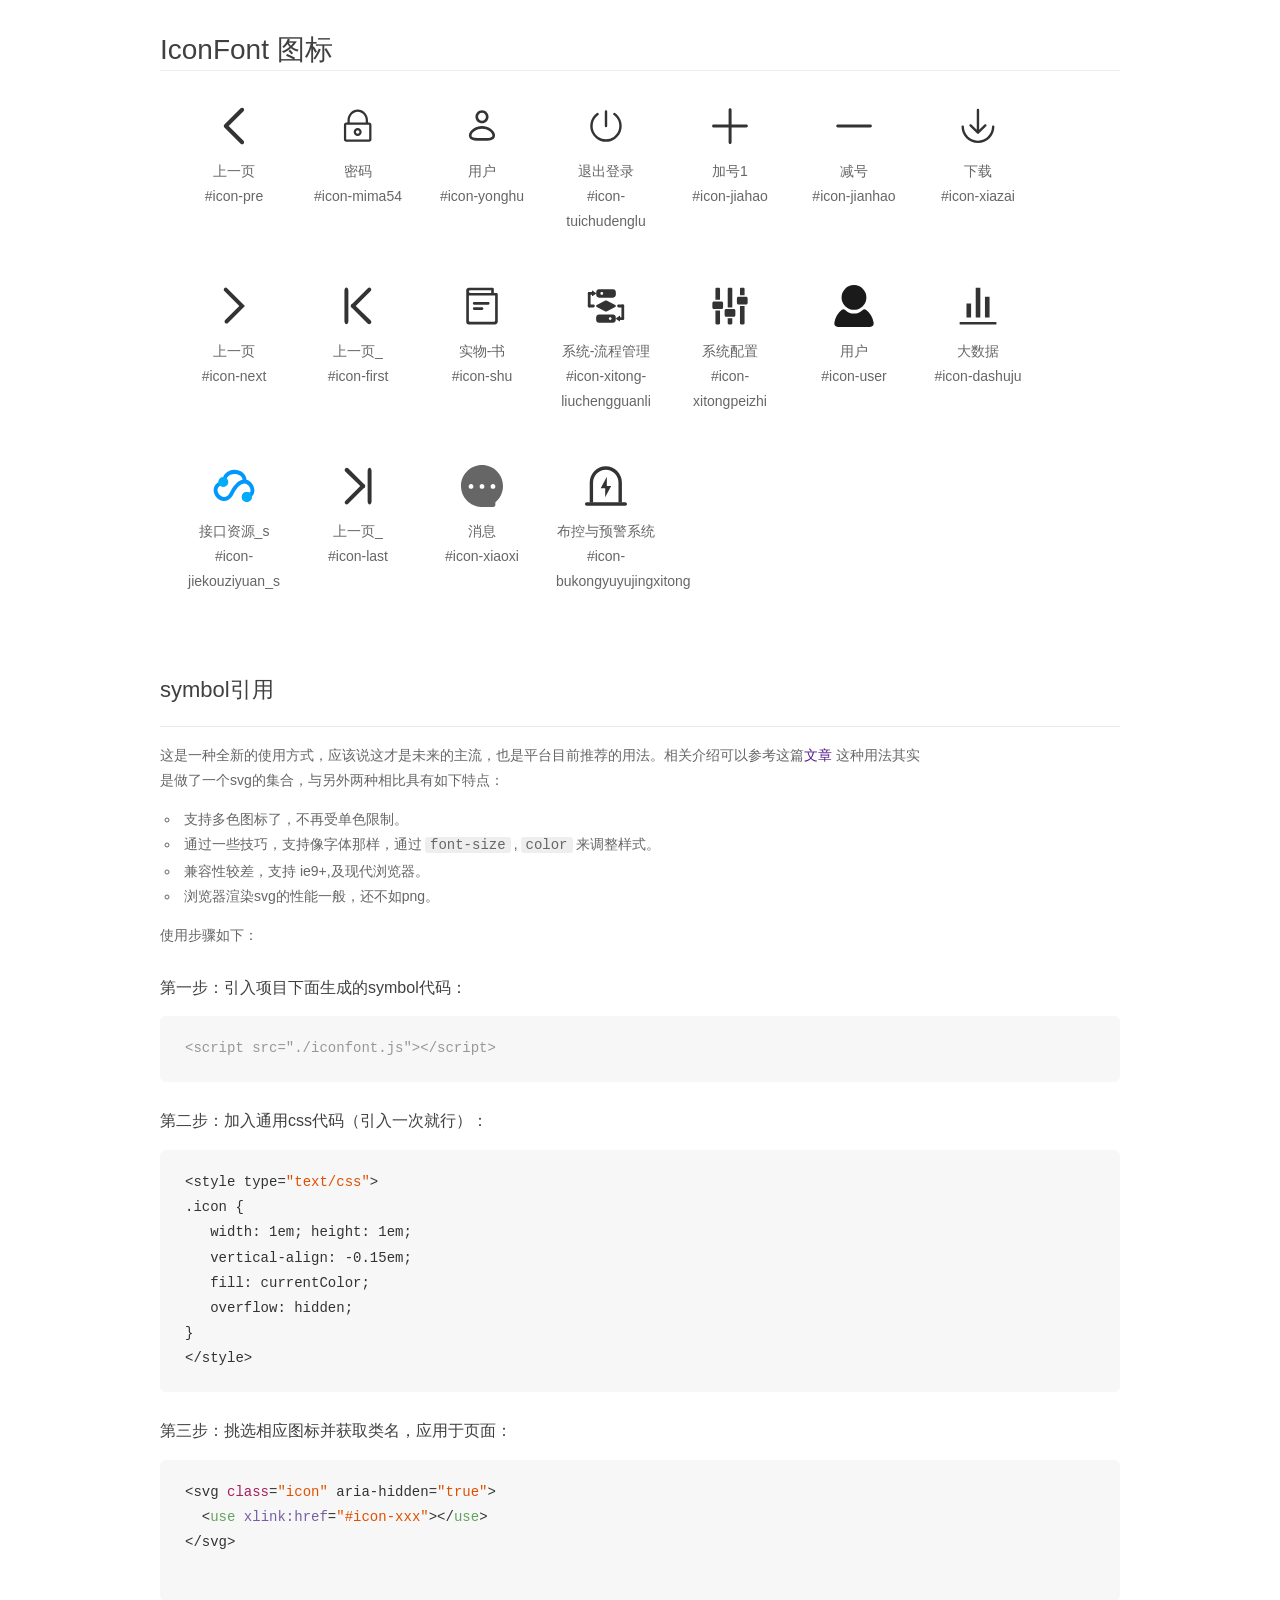
<file: src/main/resources/static/assets/iconfont/demo_symbol.html>
<!DOCTYPE html>
<html>
<head>
    <meta charset="utf-8"/>
    <title>IconFont</title>
    <link rel="stylesheet" href="demo.css">
    <script src="iconfont.js"></script>

    <style type="text/css">
        .icon {
          /* 通过设置 font-size 来改变图标大小 */
          width: 1em; height: 1em;
          /* 图标和文字相邻时，垂直对齐 */
          vertical-align: -0.15em;
          /* 通过设置 color 来改变 SVG 的颜色/fill */
          fill: currentColor;
          /* path 和 stroke 溢出 viewBox 部分在 IE 下会显示
             normalize.css 中也包含这行 */
          overflow: hidden;
        }

    </style>
</head>
<body>
    <div class="main markdown">
        <h1>IconFont 图标</h1>
        <ul class="icon_lists clear">
            
                <li>
                    <svg class="icon" aria-hidden="true">
                        <use xlink:href="#icon-pre"></use>
                    </svg>
                    <div class="name">上一页</div>
                    <div class="fontclass">#icon-pre</div>
                </li>
            
                <li>
                    <svg class="icon" aria-hidden="true">
                        <use xlink:href="#icon-mima54"></use>
                    </svg>
                    <div class="name">密码</div>
                    <div class="fontclass">#icon-mima54</div>
                </li>
            
                <li>
                    <svg class="icon" aria-hidden="true">
                        <use xlink:href="#icon-yonghu"></use>
                    </svg>
                    <div class="name">用户</div>
                    <div class="fontclass">#icon-yonghu</div>
                </li>
            
                <li>
                    <svg class="icon" aria-hidden="true">
                        <use xlink:href="#icon-tuichudenglu"></use>
                    </svg>
                    <div class="name">退出登录</div>
                    <div class="fontclass">#icon-tuichudenglu</div>
                </li>
            
                <li>
                    <svg class="icon" aria-hidden="true">
                        <use xlink:href="#icon-jiahao"></use>
                    </svg>
                    <div class="name">加号1</div>
                    <div class="fontclass">#icon-jiahao</div>
                </li>
            
                <li>
                    <svg class="icon" aria-hidden="true">
                        <use xlink:href="#icon-jianhao"></use>
                    </svg>
                    <div class="name">减号</div>
                    <div class="fontclass">#icon-jianhao</div>
                </li>
            
                <li>
                    <svg class="icon" aria-hidden="true">
                        <use xlink:href="#icon-xiazai"></use>
                    </svg>
                    <div class="name">下载</div>
                    <div class="fontclass">#icon-xiazai</div>
                </li>
            
                <li>
                    <svg class="icon" aria-hidden="true">
                        <use xlink:href="#icon-next"></use>
                    </svg>
                    <div class="name">上一页</div>
                    <div class="fontclass">#icon-next</div>
                </li>
            
                <li>
                    <svg class="icon" aria-hidden="true">
                        <use xlink:href="#icon-first"></use>
                    </svg>
                    <div class="name">上一页_</div>
                    <div class="fontclass">#icon-first</div>
                </li>
            
                <li>
                    <svg class="icon" aria-hidden="true">
                        <use xlink:href="#icon-shu"></use>
                    </svg>
                    <div class="name">实物-书</div>
                    <div class="fontclass">#icon-shu</div>
                </li>
            
                <li>
                    <svg class="icon" aria-hidden="true">
                        <use xlink:href="#icon-xitong-liuchengguanli"></use>
                    </svg>
                    <div class="name">系统-流程管理</div>
                    <div class="fontclass">#icon-xitong-liuchengguanli</div>
                </li>
            
                <li>
                    <svg class="icon" aria-hidden="true">
                        <use xlink:href="#icon-xitongpeizhi"></use>
                    </svg>
                    <div class="name">系统配置</div>
                    <div class="fontclass">#icon-xitongpeizhi</div>
                </li>
            
                <li>
                    <svg class="icon" aria-hidden="true">
                        <use xlink:href="#icon-user"></use>
                    </svg>
                    <div class="name">用户</div>
                    <div class="fontclass">#icon-user</div>
                </li>
            
                <li>
                    <svg class="icon" aria-hidden="true">
                        <use xlink:href="#icon-dashuju"></use>
                    </svg>
                    <div class="name">大数据</div>
                    <div class="fontclass">#icon-dashuju</div>
                </li>
            
                <li>
                    <svg class="icon" aria-hidden="true">
                        <use xlink:href="#icon-jiekouziyuan_s"></use>
                    </svg>
                    <div class="name">接口资源_s</div>
                    <div class="fontclass">#icon-jiekouziyuan_s</div>
                </li>
            
                <li>
                    <svg class="icon" aria-hidden="true">
                        <use xlink:href="#icon-last"></use>
                    </svg>
                    <div class="name">上一页_</div>
                    <div class="fontclass">#icon-last</div>
                </li>
            
                <li>
                    <svg class="icon" aria-hidden="true">
                        <use xlink:href="#icon-xiaoxi"></use>
                    </svg>
                    <div class="name">消息</div>
                    <div class="fontclass">#icon-xiaoxi</div>
                </li>
            
                <li>
                    <svg class="icon" aria-hidden="true">
                        <use xlink:href="#icon-bukongyuyujingxitong"></use>
                    </svg>
                    <div class="name">布控与预警系统</div>
                    <div class="fontclass">#icon-bukongyuyujingxitong</div>
                </li>
            
        </ul>


        <h2 id="symbol-">symbol引用</h2>
        <hr>

        <p>这是一种全新的使用方式，应该说这才是未来的主流，也是平台目前推荐的用法。相关介绍可以参考这篇<a href="">文章</a>
        这种用法其实是做了一个svg的集合，与另外两种相比具有如下特点：</p>
        <ul>
          <li>支持多色图标了，不再受单色限制。</li>
          <li>通过一些技巧，支持像字体那样，通过<code>font-size</code>,<code>color</code>来调整样式。</li>
          <li>兼容性较差，支持 ie9+,及现代浏览器。</li>
          <li>浏览器渲染svg的性能一般，还不如png。</li>
        </ul>
        <p>使用步骤如下：</p>
        <h3 id="-symbol-">第一步：引入项目下面生成的symbol代码：</h3>
        <pre><code class="lang-js hljs javascript"><span class="hljs-comment">&lt;script src="./iconfont.js"&gt;&lt;/script&gt;</span></code></pre>
        <h3 id="-css-">第二步：加入通用css代码（引入一次就行）：</h3>
        <pre><code class="lang-js hljs javascript">&lt;style type=<span class="hljs-string">"text/css"</span>&gt;
.icon {
   width: <span class="hljs-number">1</span>em; height: <span class="hljs-number">1</span>em;
   vertical-align: <span class="hljs-number">-0.15</span>em;
   fill: currentColor;
   overflow: hidden;
}
&lt;<span class="hljs-regexp">/style&gt;</span></code></pre>
        <h3 id="-">第三步：挑选相应图标并获取类名，应用于页面：</h3>
        <pre><code class="lang-js hljs javascript">&lt;svg <span class="hljs-class"><span class="hljs-keyword">class</span></span>=<span class="hljs-string">"icon"</span> aria-hidden=<span class="hljs-string">"true"</span>&gt;<span class="xml"><span class="hljs-tag">
  &lt;<span class="hljs-name">use</span> <span class="hljs-attr">xlink:href</span>=<span class="hljs-string">"#icon-xxx"</span>&gt;</span><span class="hljs-tag">&lt;/<span class="hljs-name">use</span>&gt;</span>
</span>&lt;<span class="hljs-regexp">/svg&gt;
        </span></code></pre>
    </div>
</body>
</html>
</file>
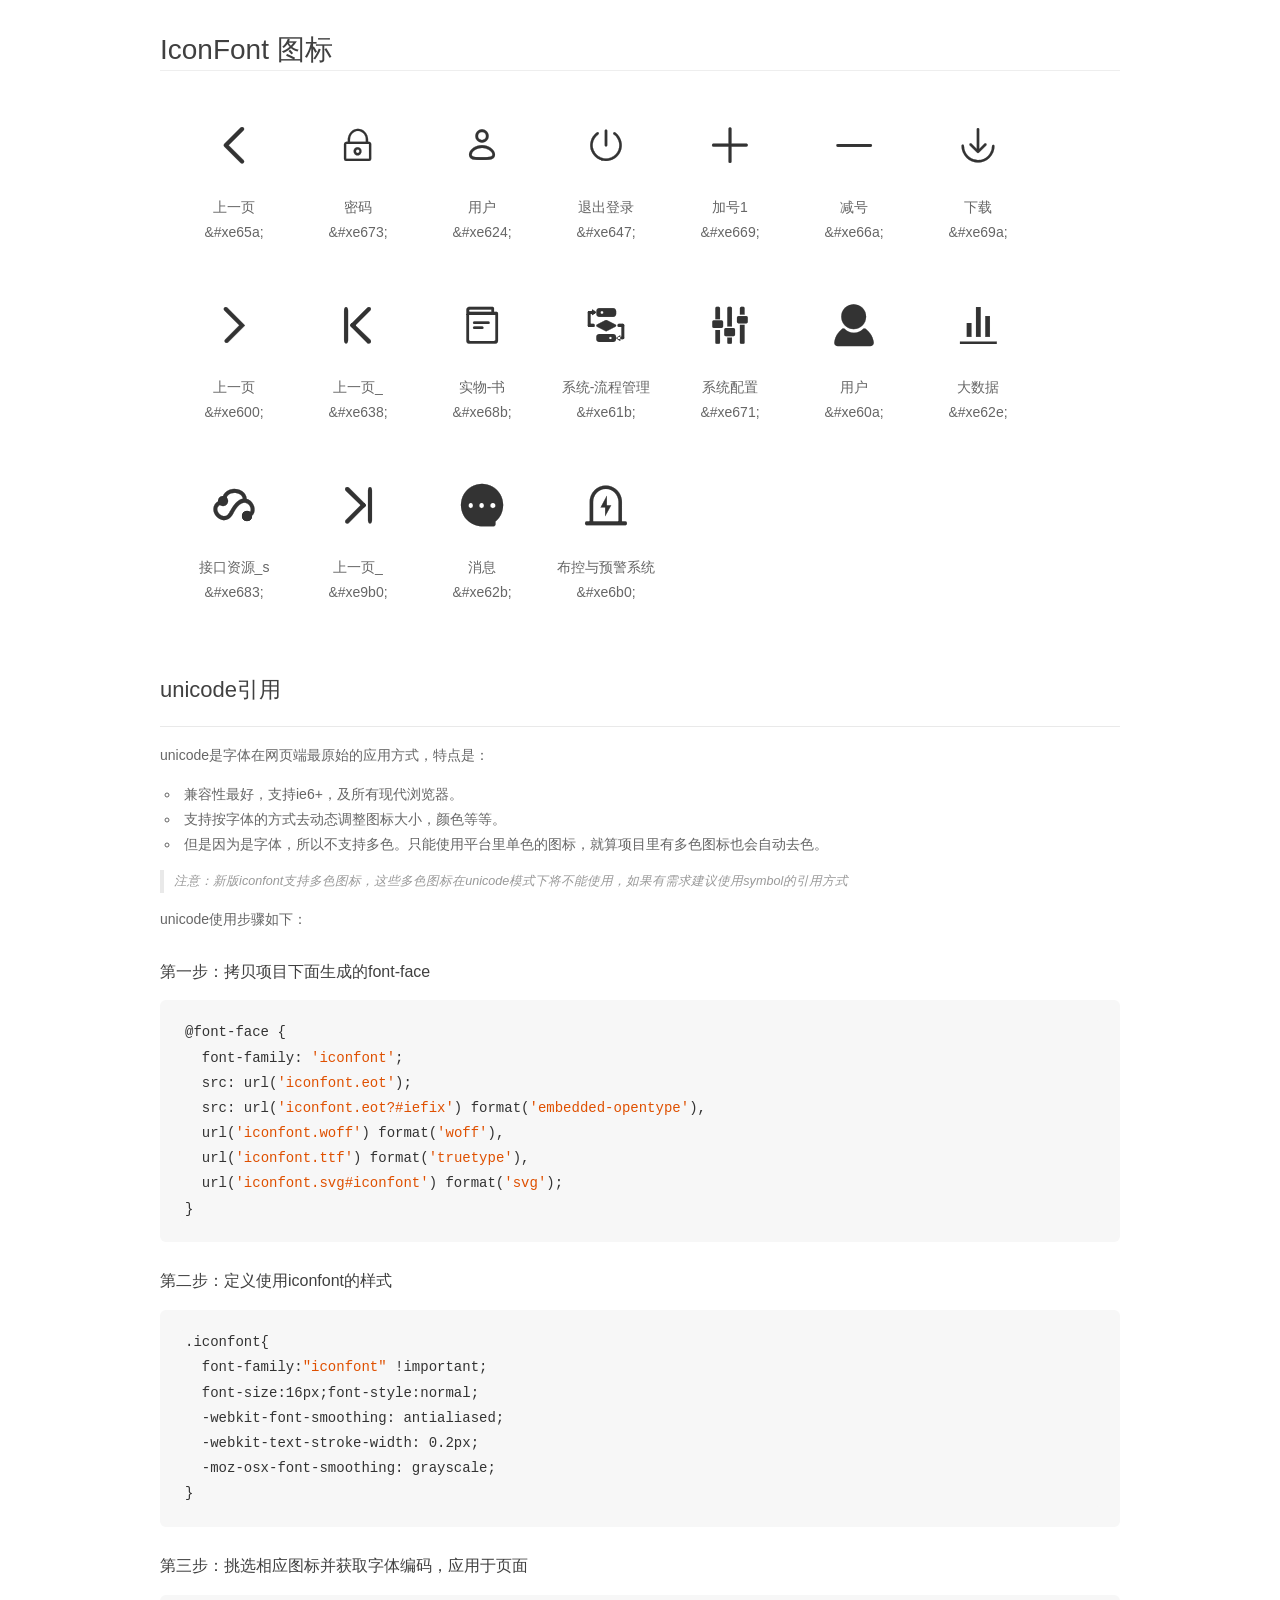
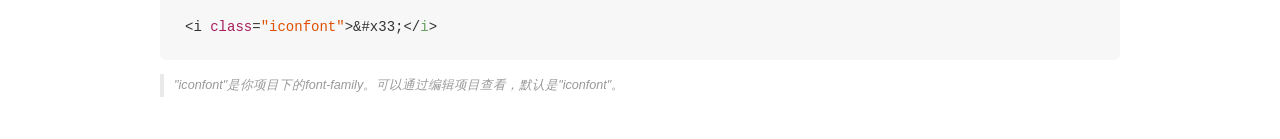
<file: src/main/resources/static/assets/iconfont/demo_unicode.html>
<!DOCTYPE html>
<html>
<head>
    <meta charset="utf-8"/>
    <title>IconFont</title>
    <link rel="stylesheet" href="demo.css">

    <style type="text/css">

        @font-face {font-family: "iconfont";
          src: url('iconfont.eot'); /* IE9*/
          src: url('iconfont.eot#iefix') format('embedded-opentype'), /* IE6-IE8 */
          url('iconfont.woff') format('woff'), /* chrome, firefox */
          url('iconfont.ttf') format('truetype'), /* chrome, firefox, opera, Safari, Android, iOS 4.2+*/
          url('iconfont.svg#iconfont') format('svg'); /* iOS 4.1- */
        }

        .iconfont {
          font-family:"iconfont" !important;
          font-size:16px;
          font-style:normal;
          -webkit-font-smoothing: antialiased;
          -webkit-text-stroke-width: 0.2px;
          -moz-osx-font-smoothing: grayscale;
        }

    </style>
</head>
<body>
    <div class="main markdown">
        <h1>IconFont 图标</h1>
        <ul class="icon_lists clear">
            
                <li>
                <i class="icon iconfont">&#xe65a;</i>
                    <div class="name">上一页</div>
                    <div class="code">&amp;#xe65a;</div>
                </li>
            
                <li>
                <i class="icon iconfont">&#xe673;</i>
                    <div class="name">密码</div>
                    <div class="code">&amp;#xe673;</div>
                </li>
            
                <li>
                <i class="icon iconfont">&#xe624;</i>
                    <div class="name">用户</div>
                    <div class="code">&amp;#xe624;</div>
                </li>
            
                <li>
                <i class="icon iconfont">&#xe647;</i>
                    <div class="name">退出登录</div>
                    <div class="code">&amp;#xe647;</div>
                </li>
            
                <li>
                <i class="icon iconfont">&#xe669;</i>
                    <div class="name">加号1</div>
                    <div class="code">&amp;#xe669;</div>
                </li>
            
                <li>
                <i class="icon iconfont">&#xe66a;</i>
                    <div class="name">减号</div>
                    <div class="code">&amp;#xe66a;</div>
                </li>
            
                <li>
                <i class="icon iconfont">&#xe69a;</i>
                    <div class="name">下载</div>
                    <div class="code">&amp;#xe69a;</div>
                </li>
            
                <li>
                <i class="icon iconfont">&#xe600;</i>
                    <div class="name">上一页</div>
                    <div class="code">&amp;#xe600;</div>
                </li>
            
                <li>
                <i class="icon iconfont">&#xe638;</i>
                    <div class="name">上一页_</div>
                    <div class="code">&amp;#xe638;</div>
                </li>
            
                <li>
                <i class="icon iconfont">&#xe68b;</i>
                    <div class="name">实物-书</div>
                    <div class="code">&amp;#xe68b;</div>
                </li>
            
                <li>
                <i class="icon iconfont">&#xe61b;</i>
                    <div class="name">系统-流程管理</div>
                    <div class="code">&amp;#xe61b;</div>
                </li>
            
                <li>
                <i class="icon iconfont">&#xe671;</i>
                    <div class="name">系统配置</div>
                    <div class="code">&amp;#xe671;</div>
                </li>
            
                <li>
                <i class="icon iconfont">&#xe60a;</i>
                    <div class="name">用户</div>
                    <div class="code">&amp;#xe60a;</div>
                </li>
            
                <li>
                <i class="icon iconfont">&#xe62e;</i>
                    <div class="name">大数据</div>
                    <div class="code">&amp;#xe62e;</div>
                </li>
            
                <li>
                <i class="icon iconfont">&#xe683;</i>
                    <div class="name">接口资源_s</div>
                    <div class="code">&amp;#xe683;</div>
                </li>
            
                <li>
                <i class="icon iconfont">&#xe9b0;</i>
                    <div class="name">上一页_</div>
                    <div class="code">&amp;#xe9b0;</div>
                </li>
            
                <li>
                <i class="icon iconfont">&#xe62b;</i>
                    <div class="name">消息</div>
                    <div class="code">&amp;#xe62b;</div>
                </li>
            
                <li>
                <i class="icon iconfont">&#xe6b0;</i>
                    <div class="name">布控与预警系统</div>
                    <div class="code">&amp;#xe6b0;</div>
                </li>
            
        </ul>
        <h2 id="unicode-">unicode引用</h2>
        <hr>

        <p>unicode是字体在网页端最原始的应用方式，特点是：</p>
        <ul>
        <li>兼容性最好，支持ie6+，及所有现代浏览器。</li>
        <li>支持按字体的方式去动态调整图标大小，颜色等等。</li>
        <li>但是因为是字体，所以不支持多色。只能使用平台里单色的图标，就算项目里有多色图标也会自动去色。</li>
        </ul>
        <blockquote>
        <p>注意：新版iconfont支持多色图标，这些多色图标在unicode模式下将不能使用，如果有需求建议使用symbol的引用方式</p>
        </blockquote>
        <p>unicode使用步骤如下：</p>
        <h3 id="-font-face">第一步：拷贝项目下面生成的font-face</h3>
        <pre><code class="lang-js hljs javascript">@font-face {
  font-family: <span class="hljs-string">'iconfont'</span>;
  src: url(<span class="hljs-string">'iconfont.eot'</span>);
  src: url(<span class="hljs-string">'iconfont.eot?#iefix'</span>) format(<span class="hljs-string">'embedded-opentype'</span>),
  url(<span class="hljs-string">'iconfont.woff'</span>) format(<span class="hljs-string">'woff'</span>),
  url(<span class="hljs-string">'iconfont.ttf'</span>) format(<span class="hljs-string">'truetype'</span>),
  url(<span class="hljs-string">'iconfont.svg#iconfont'</span>) format(<span class="hljs-string">'svg'</span>);
}
</code></pre>
        <h3 id="-iconfont-">第二步：定义使用iconfont的样式</h3>
        <pre><code class="lang-js hljs javascript">.iconfont{
  font-family:<span class="hljs-string">"iconfont"</span> !important;
  font-size:<span class="hljs-number">16</span>px;font-style:normal;
  -webkit-font-smoothing: antialiased;
  -webkit-text-stroke-width: <span class="hljs-number">0.2</span>px;
  -moz-osx-font-smoothing: grayscale;
}
</code></pre>
        <h3 id="-">第三步：挑选相应图标并获取字体编码，应用于页面</h3>
        <pre><code class="lang-js hljs javascript">&lt;i <span class="hljs-class"><span class="hljs-keyword">class</span></span>=<span class="hljs-string">"iconfont"</span>&gt;&amp;#x33;<span class="xml"><span class="hljs-tag">&lt;/<span class="hljs-name">i</span>&gt;</span></span></code></pre>

        <blockquote>
        <p>"iconfont"是你项目下的font-family。可以通过编辑项目查看，默认是"iconfont"。</p>
        </blockquote>
    </div>


</body>
</html>
</file>
<file: src/main/resources/static/assets/iconfont/demo.css>
*{margin: 0;padding: 0;list-style: none;}
/*
KISSY CSS Reset
理念：1. reset 的目的不是清除浏览器的默认样式，这仅是部分工作。清除和重置是紧密不可分的。
2. reset 的目的不是让默认样式在所有浏览器下一致，而是减少默认样式有可能带来的问题。
3. reset 期望提供一套普适通用的基础样式。但没有银弹，推荐根据具体需求，裁剪和修改后再使用。
特色：1. 适应中文；2. 基于最新主流浏览器。
维护：玉伯<lifesinger@gmail.com>, 正淳<ragecarrier@gmail.com>
 */

/** 清除内外边距 **/
body, h1, h2, h3, h4, h5, h6, hr, p, blockquote, /* structural elements 结构元素 */
dl, dt, dd, ul, ol, li, /* list elements 列表元素 */
pre, /* text formatting elements 文本格式元素 */
form, fieldset, legend, button, input, textarea, /* form elements 表单元素 */
th, td /* table elements 表格元素 */ {
  margin: 0;
  padding: 0;
}

/** 设置默认字体 **/
body,
button, input, select, textarea /* for ie */ {
  font: 12px/1.5 tahoma, arial, \5b8b\4f53, sans-serif;
}
h1, h2, h3, h4, h5, h6 { font-size: 100%; }
address, cite, dfn, em, var { font-style: normal; } /* 将斜体扶正 */
code, kbd, pre, samp { font-family: courier new, courier, monospace; } /* 统一等宽字体 */
small { font-size: 12px; } /* 小于 12px 的中文很难阅读，让 small 正常化 */

/** 重置列表元素 **/
ul, ol { list-style: none; }

/** 重置文本格式元素 **/
a { text-decoration: none; }
a:hover { text-decoration: underline; }


/** 重置表单元素 **/
legend { color: #000; } /* for ie6 */
fieldset, img { border: 0; } /* img 搭车：让链接里的 img 无边框 */
button, input, select, textarea { font-size: 100%; } /* 使得表单元素在 ie 下能继承字体大小 */
/* 注：optgroup 无法扶正 */

/** 重置表格元素 **/
table { border-collapse: collapse; border-spacing: 0; }

/* 清除浮动 */
.ks-clear:after, .clear:after {
  content: '\20';
  display: block;
  height: 0;
  clear: both;
}
.ks-clear, .clear {
  *zoom: 1;
}

.main {
  padding: 30px 100px;
width: 960px;
margin: 0 auto;
}
.main h1{font-size:36px; color:#333; text-align:left;margin-bottom:30px; border-bottom: 1px solid #eee;}

.helps{margin-top:40px;}
.helps pre{
  padding:20px;
  margin:10px 0;
  border:solid 1px #e7e1cd;
  background-color: #fffdef;
  overflow: auto;
}

.icon_lists{
  width: 100% !important;

}

.icon_lists li{
  float:left;
  width: 100px;
  height:180px;
  text-align: center;
  list-style: none !important;
}
.icon_lists .icon{
  font-size: 42px;
  line-height: 100px;
  margin: 10px 0;
  color:#333;
  -webkit-transition: font-size 0.25s ease-out 0s;
  -moz-transition: font-size 0.25s ease-out 0s;
  transition: font-size 0.25s ease-out 0s;

}
.icon_lists .icon:hover{
  font-size: 100px;
}



.markdown {
  color: #666;
  font-size: 14px;
  line-height: 1.8;
}

.highlight {
  line-height: 1.5;
}

.markdown img {
  vertical-align: middle;
  max-width: 100%;
}

.markdown h1 {
  color: #404040;
  font-weight: 500;
  line-height: 40px;
  margin-bottom: 24px;
}

.markdown h2,
.markdown h3,
.markdown h4,
.markdown h5,
.markdown h6 {
  color: #404040;
  margin: 1.6em 0 0.6em 0;
  font-weight: 500;
  clear: both;
}

.markdown h1 {
  font-size: 28px;
}

.markdown h2 {
  font-size: 22px;
}

.markdown h3 {
  font-size: 16px;
}

.markdown h4 {
  font-size: 14px;
}

.markdown h5 {
  font-size: 12px;
}

.markdown h6 {
  font-size: 12px;
}

.markdown hr {
  height: 1px;
  border: 0;
  background: #e9e9e9;
  margin: 16px 0;
  clear: both;
}

.markdown p,
.markdown pre {
  margin: 1em 0;
}

.markdown > p,
.markdown > blockquote,
.markdown > .highlight,
.markdown > ol,
.markdown > ul {
  width: 80%;
}

.markdown ul > li {
  list-style: circle;
}

.markdown > ul li,
.markdown blockquote ul > li {
  margin-left: 20px;
  padding-left: 4px;
}

.markdown > ul li p,
.markdown > ol li p {
  margin: 0.6em 0;
}

.markdown ol > li {
  list-style: decimal;
}

.markdown > ol li,
.markdown blockquote ol > li {
  margin-left: 20px;
  padding-left: 4px;
}

.markdown code {
  margin: 0 3px;
  padding: 0 5px;
  background: #eee;
  border-radius: 3px;
}

.markdown pre {
  border-radius: 6px;
  background: #f7f7f7;
  padding: 20px;
}

.markdown pre code {
  border: none;
  background: #f7f7f7;
  margin: 0;
}

.markdown strong,
.markdown b {
  font-weight: 600;
}

.markdown > table {
  border-collapse: collapse;
  border-spacing: 0px;
  empty-cells: show;
  border: 1px solid #e9e9e9;
  width: 95%;
  margin-bottom: 24px;
}

.markdown > table th {
  white-space: nowrap;
  color: #333;
  font-weight: 600;

}

.markdown > table th,
.markdown > table td {
  border: 1px solid #e9e9e9;
  padding: 8px 16px;
  text-align: left;
}

.markdown > table th {
  background: #F7F7F7;
}

.markdown blockquote {
  font-size: 90%;
  color: #999;
  border-left: 4px solid #e9e9e9;
  padding-left: 0.8em;
  margin: 1em 0;
  font-style: italic;
}

.markdown blockquote p {
  margin: 0;
}

.markdown .anchor {
  opacity: 0;
  transition: opacity 0.3s ease;
  margin-left: 8px;
}

.markdown .waiting {
  color: #ccc;
}

.markdown h1:hover .anchor,
.markdown h2:hover .anchor,
.markdown h3:hover .anchor,
.markdown h4:hover .anchor,
.markdown h5:hover .anchor,
.markdown h6:hover .anchor {
  opacity: 1;
  display: inline-block;
}

.markdown > br,
.markdown > p > br {
  clear: both;
}


.hljs {
  display: block;
  background: white;
  padding: 0.5em;
  color: #333333;
  overflow-x: auto;
}

.hljs-comment,
.hljs-meta {
  color: #969896;
}

.hljs-string,
.hljs-variable,
.hljs-template-variable,
.hljs-strong,
.hljs-emphasis,
.hljs-quote {
  color: #df5000;
}

.hljs-keyword,
.hljs-selector-tag,
.hljs-type {
  color: #a71d5d;
}

.hljs-literal,
.hljs-symbol,
.hljs-bullet,
.hljs-attribute {
  color: #0086b3;
}

.hljs-section,
.hljs-name {
  color: #63a35c;
}

.hljs-tag {
  color: #333333;
}

.hljs-title,
.hljs-attr,
.hljs-selector-id,
.hljs-selector-class,
.hljs-selector-attr,
.hljs-selector-pseudo {
  color: #795da3;
}

.hljs-addition {
  color: #55a532;
  background-color: #eaffea;
}

.hljs-deletion {
  color: #bd2c00;
  background-color: #ffecec;
}

.hljs-link {
  text-decoration: underline;
}

pre{
  background: #fff;
}
</file>
<file: src/main/resources/static/assets/iconfont/iconfont.css>
@font-face {font-family: "iconfont";
  src: url('iconfont.eot?t=1516935027507'); /* IE9*/
  src: url('iconfont.eot?t=1516935027507#iefix') format('embedded-opentype'), /* IE6-IE8 */
  url('[data-uri]') format('woff'),
  url('iconfont.ttf?t=1516935027507') format('truetype'), /* chrome, firefox, opera, Safari, Android, iOS 4.2+*/
  url('iconfont.svg?t=1516935027507#iconfont') format('svg'); /* iOS 4.1- */
}

.iconfont {
  font-family:"iconfont" !important;
  font-size:16px;
  font-style:normal;
  -webkit-font-smoothing: antialiased;
  -moz-osx-font-smoothing: grayscale;
}

.icon-pre:before { content: "\e65a"; }

.icon-mima54:before { content: "\e673"; }

.icon-yonghu:before { content: "\e624"; }

.icon-tuichudenglu:before { content: "\e647"; }

.icon-jiahao:before { content: "\e669"; }

.icon-jianhao:before { content: "\e66a"; }

.icon-xiazai:before { content: "\e69a"; }

.icon-next:before { content: "\e600"; }

.icon-first:before { content: "\e638"; }

.icon-shu:before { content: "\e68b"; }

.icon-xitong-liuchengguanli:before { content: "\e61b"; }

.icon-xitongpeizhi:before { content: "\e671"; }

.icon-user:before { content: "\e60a"; }

.icon-dashuju:before { content: "\e62e"; }

.icon-jiekouziyuan_s:before { content: "\e683"; }

.icon-last:before { content: "\e9b0"; }

.icon-xiaoxi:before { content: "\e62b"; }

.icon-bukongyuyujingxitong:before { content: "\e6b0"; }
</file>
